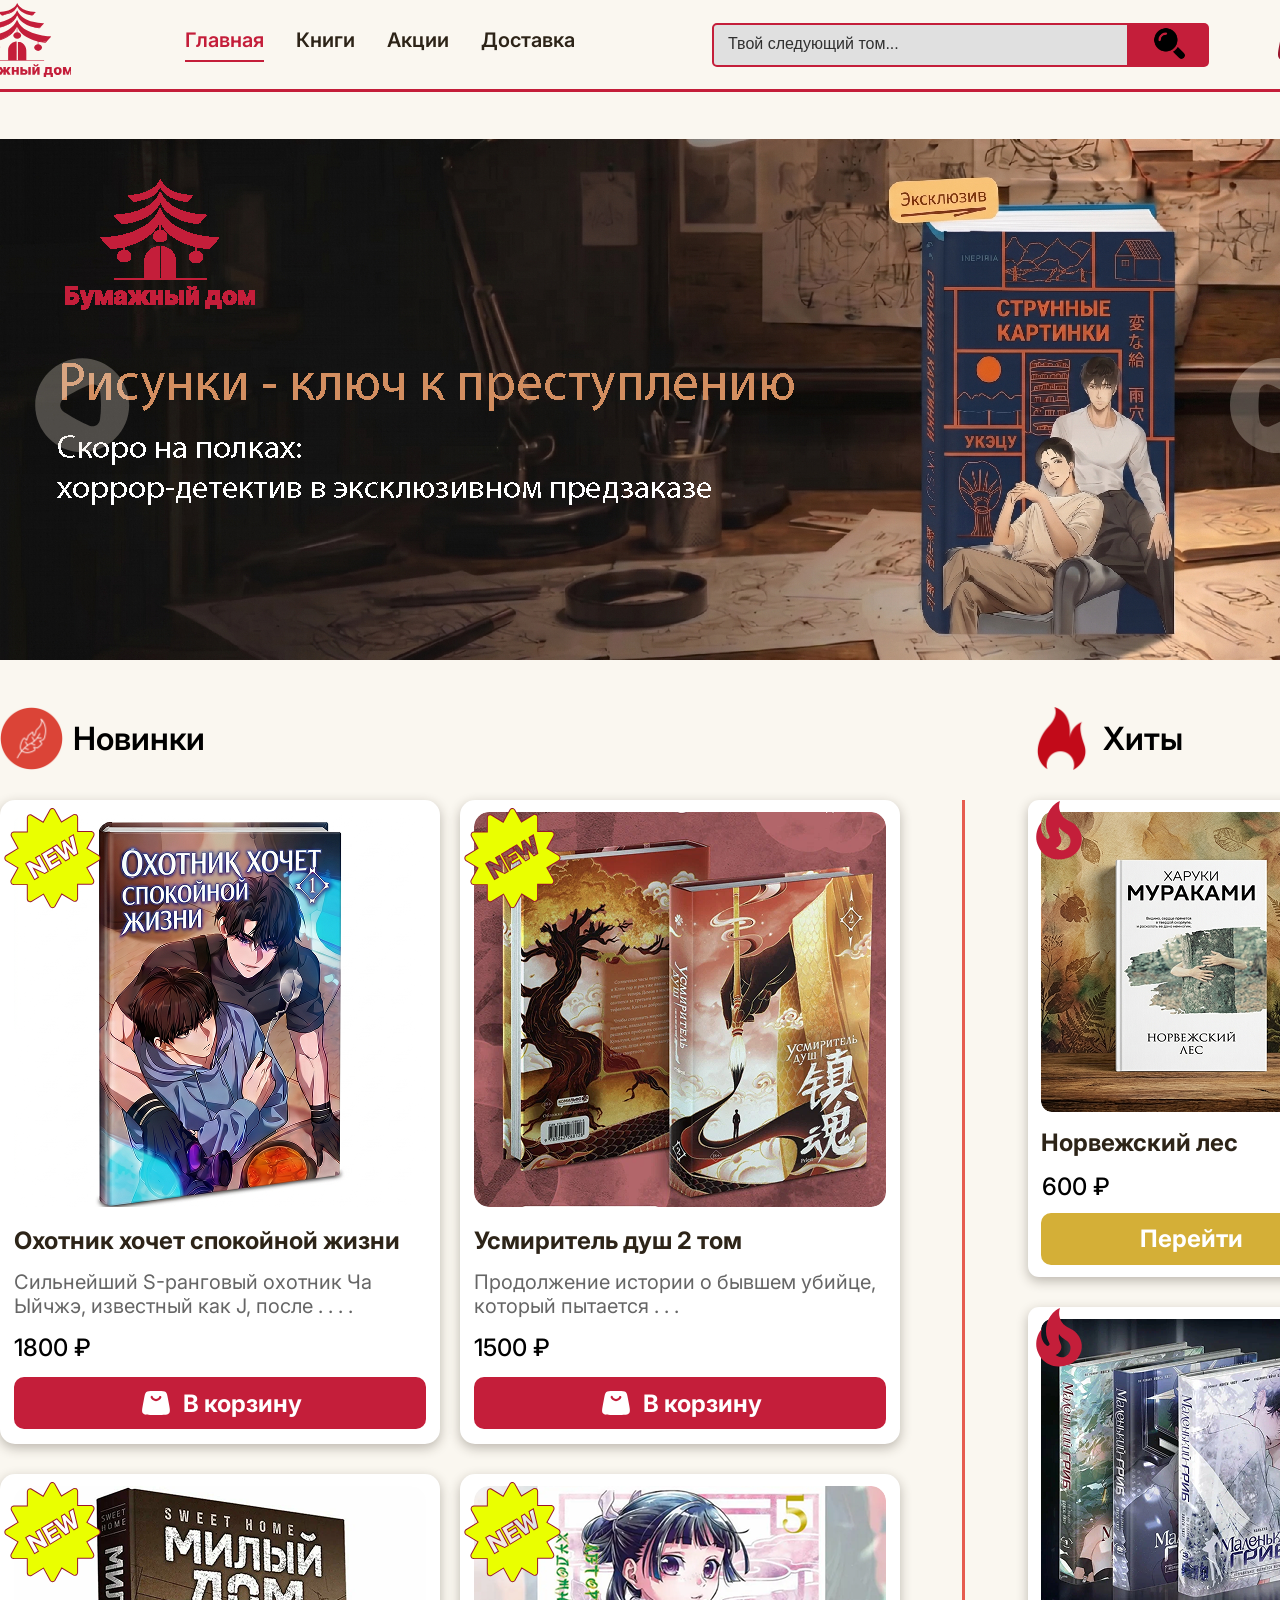
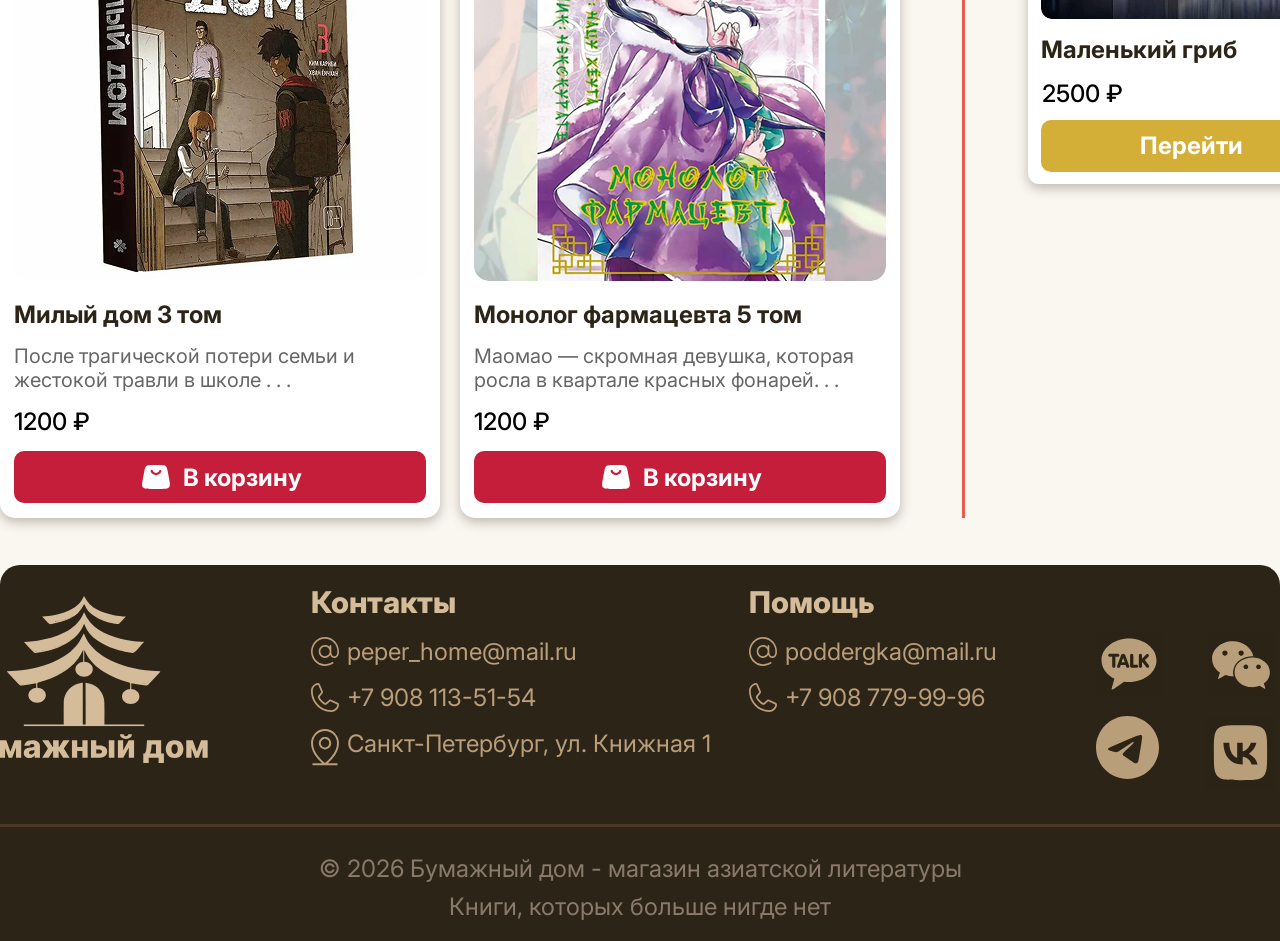
<file: index.html>
<!DOCTYPE html>
<html>
<head>
	<meta charset="utf-8">
    <link rel="stylesheet" href="style.css">
    <link rel="preconnect" href="https://fonts.googleapis.com">
    <link rel="preconnect" href="https://fonts.gstatic.com" crossorigin>
    <link href="https://fonts.googleapis.com/css2?family=Inter:ital,opsz,wght@0,14..32,100..900;1,14..32,100..900&display=swap" rel="stylesheet">
	<title>Бумажный дом</title>
</head>
<body>
    <header>
        <div id="cap">
            <a href="index.html"><img class="logo" src="img/logo.svg"></a>
            <nav>
                <a class="active" href="#">Главная</a>
                <a href="katalog.html">Книги</a>
                <a href="#">Акции</a>
                <a href="#">Доставка</a>
            </nav>
            <input type="search" placeholder="Твой следующий том...">
            <button class="button_search">
                <img src="img/lupa.png" alt="Поиск" style="width: 35px;">
            </button>
            <a href="oformlenie.html"><img class="korzina" src="img/korzina.svg"></a>
        </div>
    </header>
    <main>
        <div id="content">
            <div class="slider">
                <img class="slider_image" src="img/slaid.svg" alt="Слайд">
                <img class="knopka_nazad" src="img/knopka_nazad.svg" alt="Назад">
                <img class="knopka_vpered" src="img/knopka_vpered.svg" alt="Вперед">
            </div>
            <div class="heading">
                <div class="new">
                    <img src="img/new.svg">
                    <h1>Новинки</h1>
                </div>
                <div class="hit">
                    <img src="img/hit.svg">
                    <h1>Хиты</h1>
                </div>
            </div>
            <section>
                <div id="container">
                    <div class="blok">
                        <div class="kartochki">
                            <img class="badge" src="img/nev_badge.svg">
                            <a href="#" class="card-link">
                                <img class="tovar" src="img/hunter.png">
                                <h2>Охотник хочет спокойной жизни</h2>
                                <p class="opisanie">Сильнейший S-ранговый охотник Ча Ыйчжэ, известный как J, после . . . .</p>
                                <p class="cena">1800 ₽</p>
                            </a>
                            <button class="in_korzina">
                                <img src="img/button_korzina.svg">
                                <p>В корзину</p>
                            </button>
                        </div>
                        <div class="kartochki">
                            <img class="badge" src="img/nev_badge.svg">
                            <a href="#" class="card-link">
                                <img class="tovar" src="img/soul.png">
                                <h2>Усмиритель душ 2 том</h2>
                                <p class="opisanie">Продолжение истории о бывшем убийце, который пытается . . .</p>
                                <p class="cena">1500 ₽</p>
                            </a>
                            <button class="in_korzina">
                                <img src="img/button_korzina.svg">
                                <p>В корзину</p>
                            </button>
                        </div>
                    </div>
                    <div class="blok" style="margin-top: 30px;">
                        <div class="kartochki">
                            <img class="badge" src="img/nev_badge.svg">
                            <a href="#" class="card-link">
                                <img class="tovar" src="img/sweet_home.png">
                                <h2>Милый дом 3 том</h2>
                                <p class="opisanie">После трагической потери семьи и жестокой травли в школе . . .</p>
                                <p class="cena">1200 ₽</p>
                            </a>
                            <button class="in_korzina">
                                <img src="img/button_korzina.svg">
                                <p>В корзину</p>
                            </button>
                        </div>
                        <div class="kartochki">
                            <img class="badge" src="img/nev_badge.svg">
                            <a href="#" class="card-link">
                                <img class="tovar" src="img/monolog.png">
                                <h2>Монолог фармацевта 5 том</h2>
                                <p class="opisanie">Маомао — скромная девушка, которая росла в  квартале красных фонарей. . .</p>
                                <p class="cena">1200 ₽</p>
                            </a>
                            <button class="in_korzina">
                                <img src="img/button_korzina.svg">
                                <p>В корзину</p>
                            </button>
                        </div>
                    </div>
                </div>
                <aside>
                    <div class="reki">
                        <img class="hit_badge" src="img/hit_badge.svg">
                        <img class="rekomend" src="img/murakami.png">
                        <h2>Норвежский лес</h2>
                        <p class="cena">600 ₽</p>
                        <a href="katalog.html#little mushroom" class="button">Перейти</a>
                    </div>
                    <div class="reki" style="margin-top: 30px;">
                        <img class="hit_badge" src="img/hit_badge.svg">
                        <img class="rekomend" src="img/grib.png">
                        <h2>Маленький гриб</h2>
                        <p class="cena">2500 ₽</p>
                        <a href="katalog.html#Norwegian_forest" class="button">Перейти</a>
                    </div>
                </aside>
            </section>
        </div>
    </main>
    <footer>
        <div class="line">
            <div class="footer_container">
                <a href="index.html" class="logo2"><img src="img/logo2.svg" alt="Логотип"></a>
                <div class="kontakty">
                    <h2 class="zagolovok">Контакты</h2>
                    <div class="mail">
                        <img src="img/mail.svg">
                        <a href="#">peper_home@mail.ru</a>
                    </div>
                    <div class="phone">
                        <img src="img/phone.svg">
                        <a href="tel:+7 908 113-51-54">+7 908 113-51-54</a>
                    </div>
                    <div class="location">
                        <img src="img/location.svg">
                        <a href="#">Санкт-Петербург, ул. Книжная 1</a>
                    </div>
                </div>
                <div class="help">
                    <h2 class="zagolovok">Помощь</h2>
                    <div class="mail">
                        <img src="img/mail.svg">
                        <a href="#">poddergka@mail.ru</a>
                    </div>
                    <div class="phone">
                        <img src="img/phone.svg">
                        <a href="tel:+7 908 779-99-96">+7 908 779-99-96</a>
                    </div>
                </div>
                <div class="icons">
                    <div class="aziya">
                        <a href="#"><img class="kakao" src="img/kakao.svg"></a>
                        <a href="#"><img class="wechat" src="img/wechat.svg"></a>
                    </div>
                    <div class="russ">
                        <a href="#"><img class="telegram" src="img/telegram.svg"></a>
                        <a href="#"><img class="vk" src="img/vk.svg"></a>
                    </div>
                </div>
            </div>
        </div>
        <p style="margin-top: 27px;">&copy; 2026 Бумажный дом - магазин азиатской литературы</p>
        <p style="margin-top: 9px; margin-bottom: 20px;">Книги, которых больше нигде нет</p>
    </footer>
    <script src="js.js"></script>  
</body>
</html>
</file>
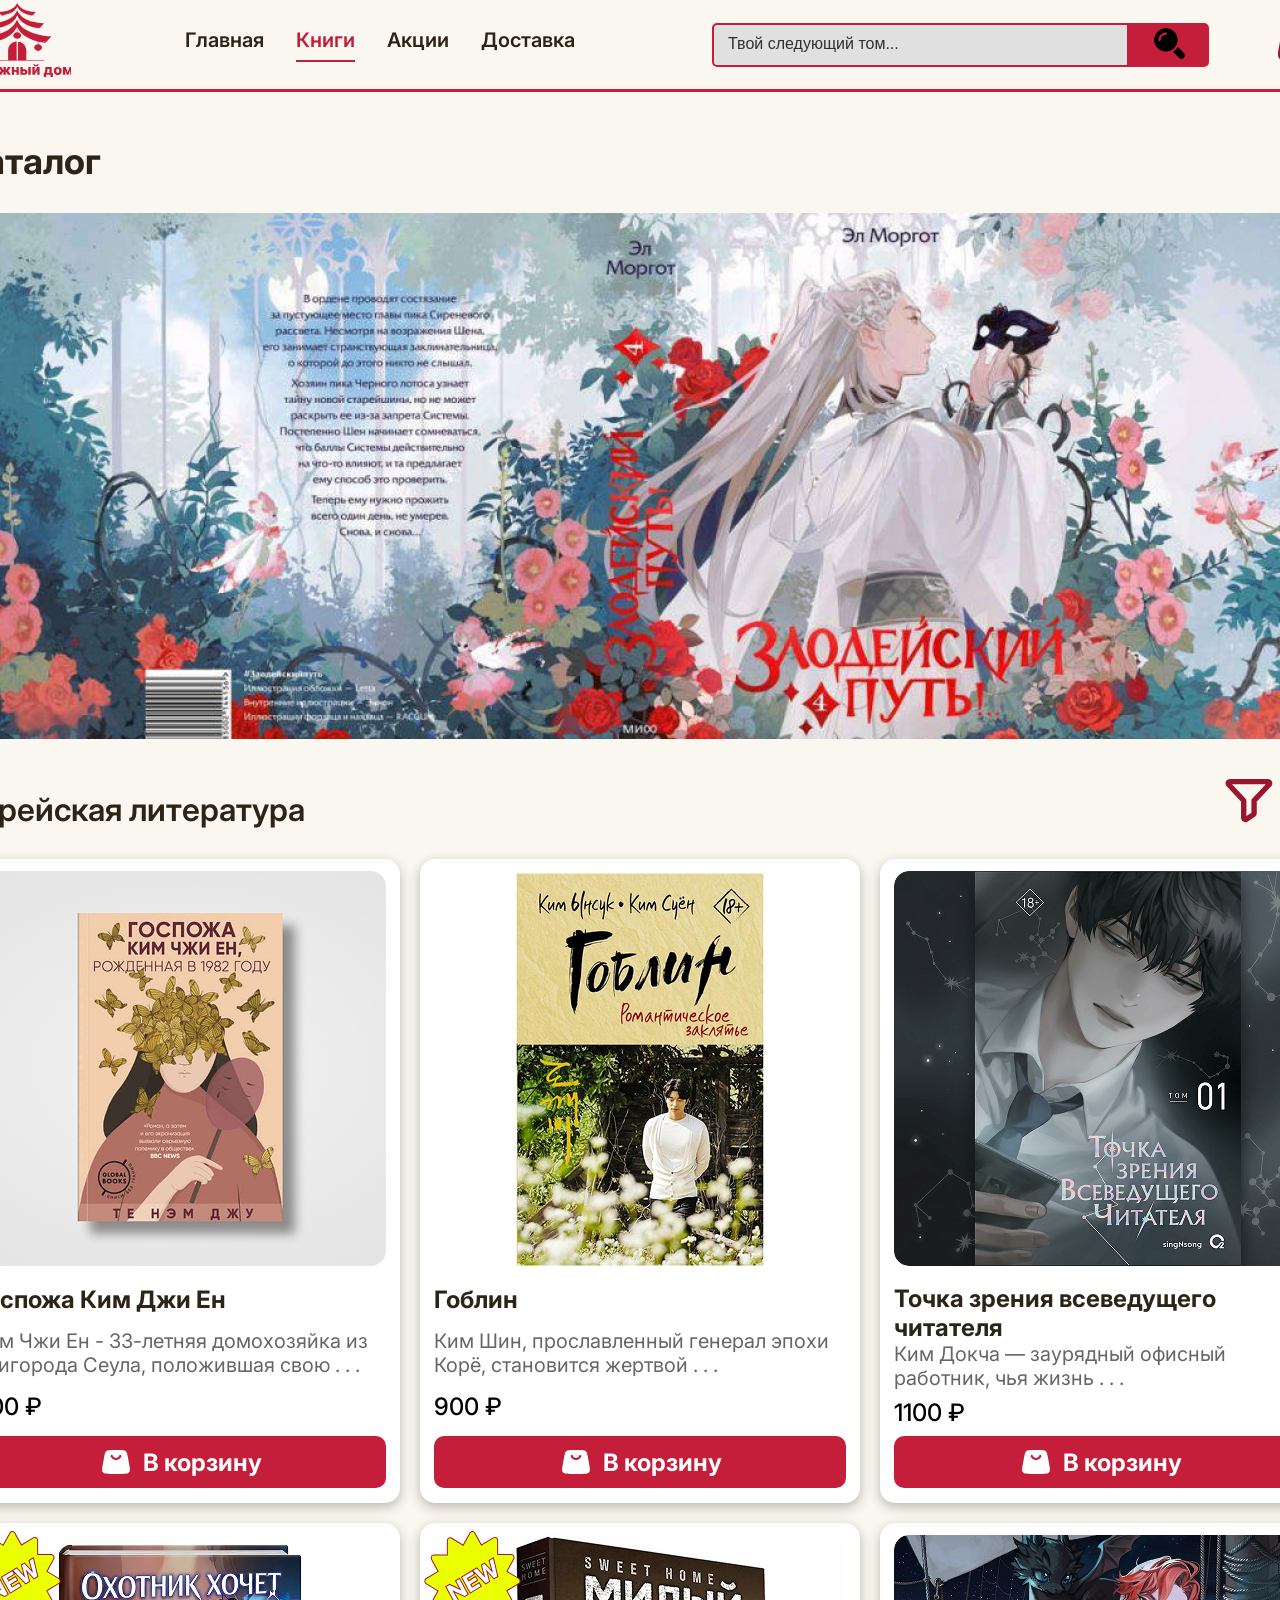
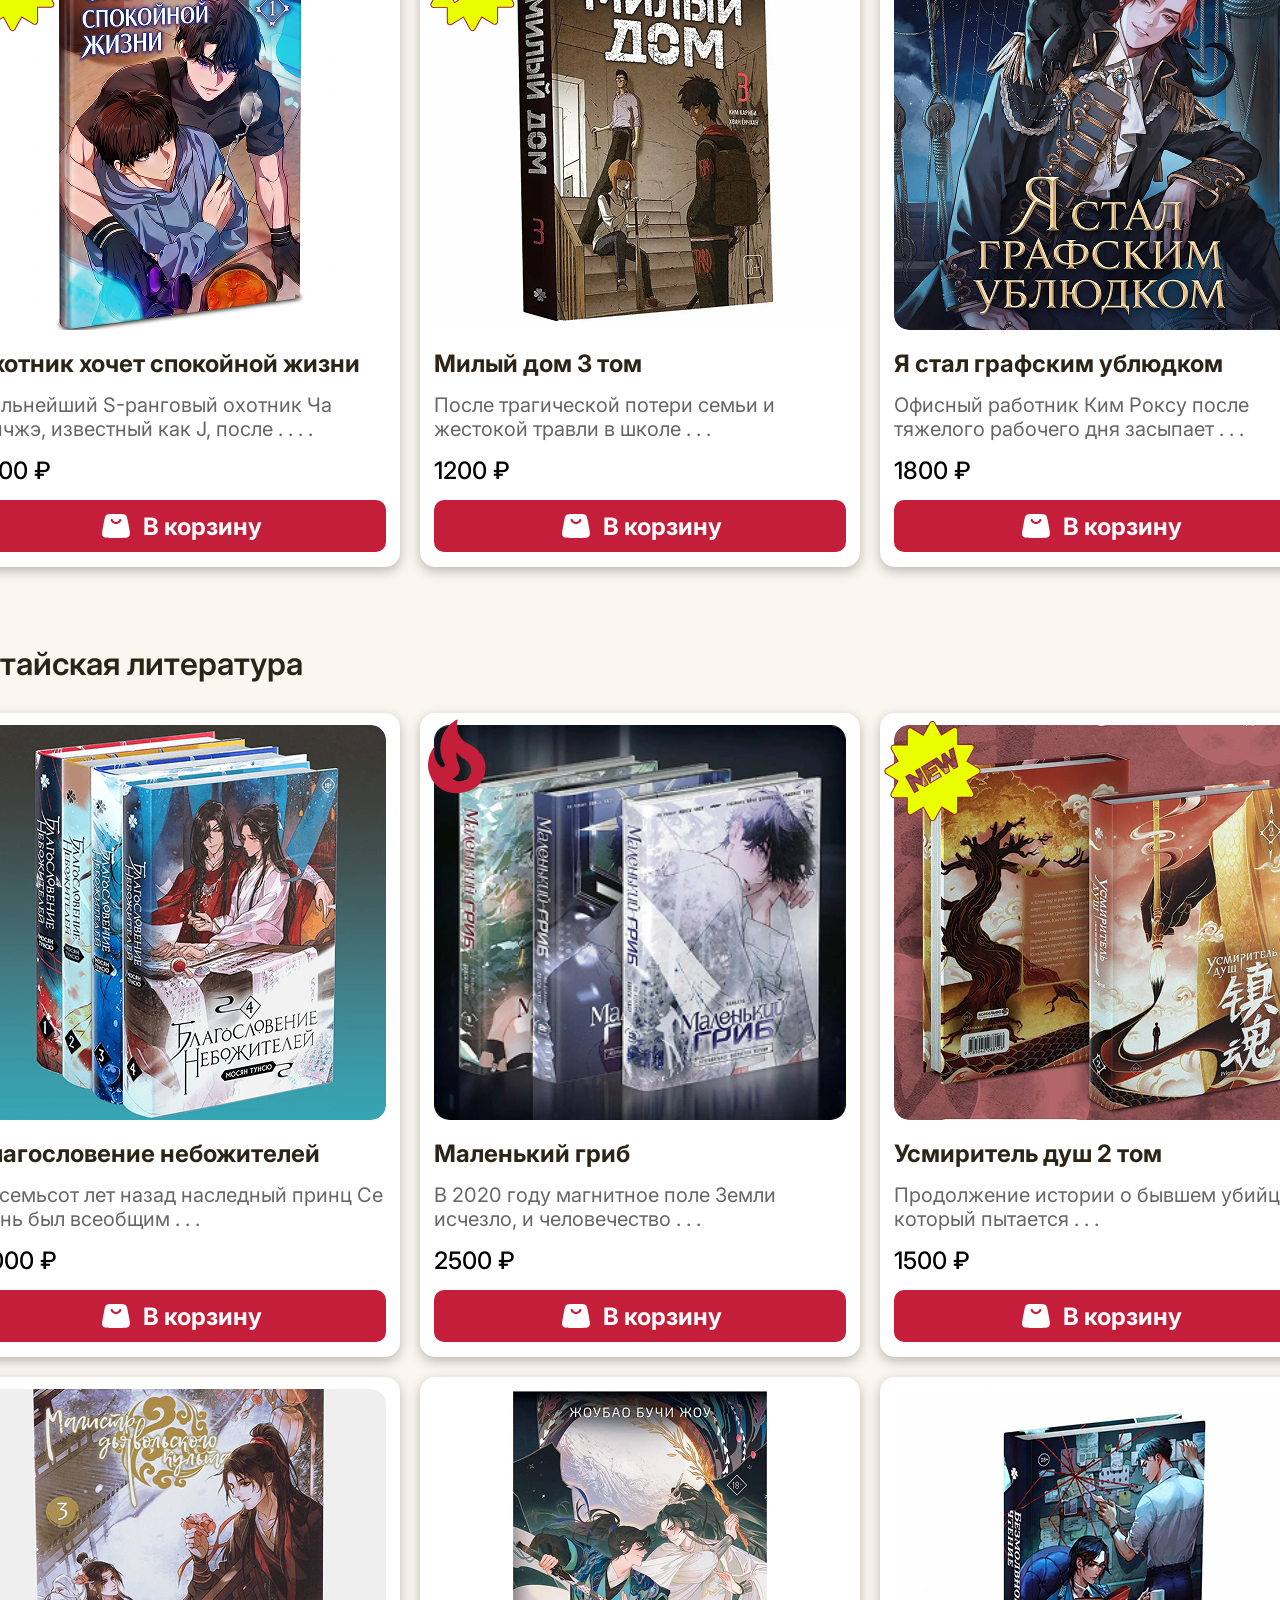
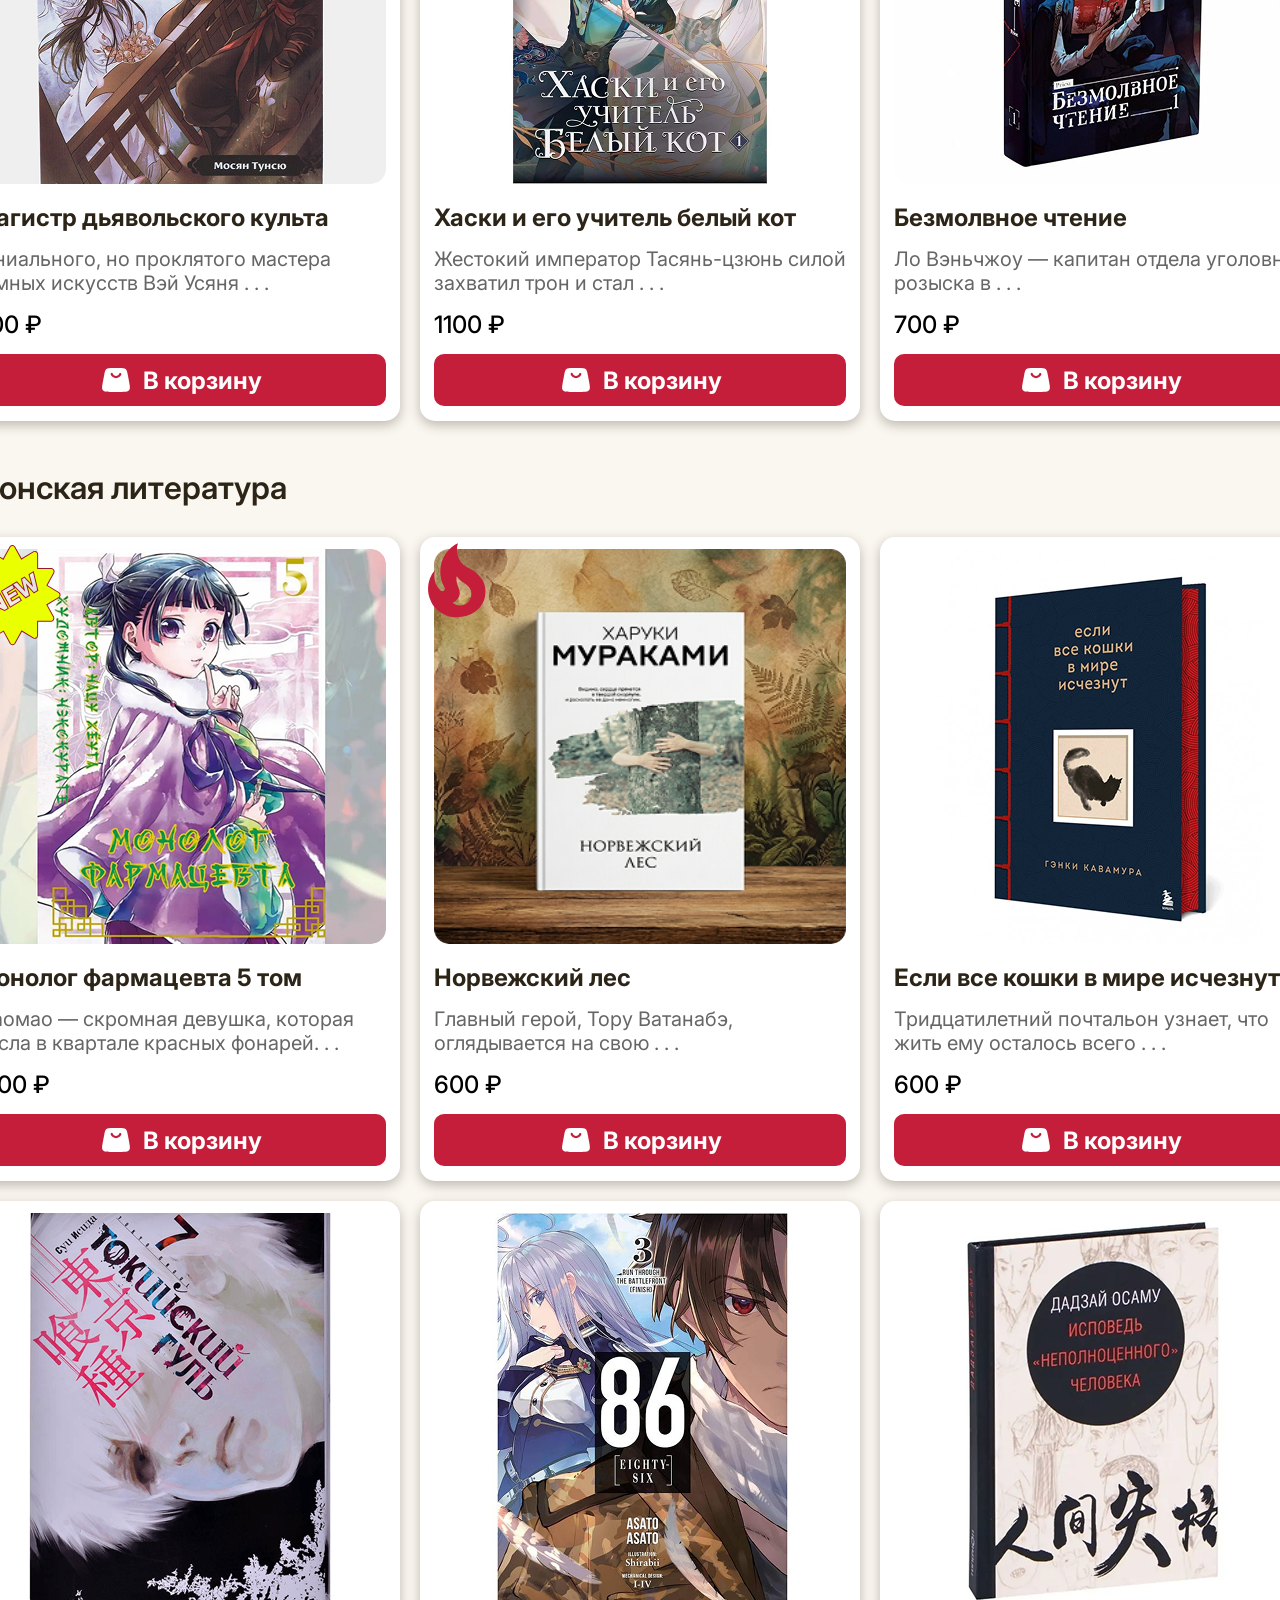
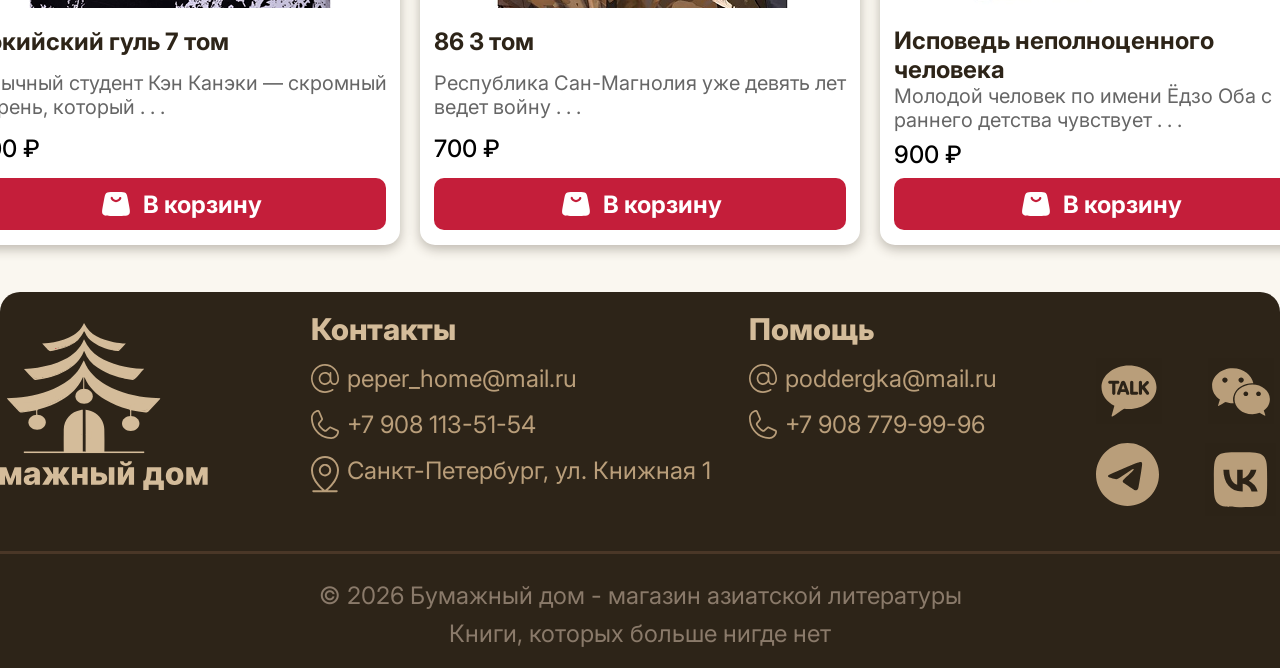
<file: katalog.html>
<!DOCTYPE html>
<html>
<head>
	<meta charset="utf-8">
    <link rel="stylesheet" href="style2.css">
    <link rel="preconnect" href="https://fonts.googleapis.com">
    <link rel="preconnect" href="https://fonts.gstatic.com" crossorigin>
    <link href="https://fonts.googleapis.com/css2?family=Inter:ital,opsz,wght@0,14..32,100..900;1,14..32,100..900&display=swap" rel="stylesheet">
	<title>Бумажный дом</title>
</head>
<body>
    <header>
        <div id="cap">
            <a href="index.html"><img class="logo" src="img/logo.svg"></a>
            <nav>
                <a  href="index.html">Главная</a>
                <a class="active" href="katalog.html">Книги</a>
                <a href="#">Акции</a>
                <a href="#">Доставка</a>
            </nav>
            <input type="search" placeholder="Твой следующий том...">
            <button class="button_search">
                <img src="img/lupa.png" alt="Поиск" style="width: 35px;">
            </button>
            <a href="oformlenie.html"><img class="korzina" src="img/korzina.svg"></a>
        </div>
    </header>
    <main>
        <div id="content">
            <h1 class="kat">Каталог</h1>
            <img src="img/zl.png" alt="баннер" class="banner">
            <div class="filter_absolute_wrapper">
                <label for="filterCheckbox" class="filter_label filter_sticky">
                    <img src="img/filter.svg" alt="фильтр" class="filter">
                </label>
            </div>
            <div class="info">
                <h2 class="kategorii">Корейская литература</h2>
            </div>
            <section>
                <div class="kartochki">
                    <a href="#" class="card-link">
                        <img class="tovar" src="img/ms_kim.png">
                        <h2 class="zagolovok">Госпожа Ким Джи Ен</h2>
                        <p class="opisanie">Ким Чжи Ен - 33-летняя домохозяйка из пригорода Сеула, положившая свою . . .</p>
                        <p class="cena">800 ₽</p>
                    </a>
                    <button class="in_korzina">
                        <img src="img/button_korzina.svg">
                        <p>В корзину</p>
                    </button>
                </div>
                <div class="kartochki">
                    <a href="#" class="card-link">
                        <img class="tovar" src="img/tokkebi.png">
                        <h2 class="zagolovok">Гоблин</h2>
                        <p class="opisanie">Ким Шин, прославленный генерал эпохи Корё, становится жертвой . . .</p>
                        <p class="cena">900 ₽</p>
                    </a>
                    <button class="in_korzina">
                        <img src="img/button_korzina.svg">
                        <p>В корзину</p>
                    </button>
                </div>
                <div class="kartochki">
                    <a href="#" class="card-link">
                        <img class="tovar" src="img/tochka_zreniya.png">
                        <h2 class="zagolovok2">Точка зрения всеведущего читателя</h2>
                        <p class="opisanie">Ким Докча — заурядный офисный работник, чья жизнь . . .</p>
                        <p class="cena2">1100 ₽</p>
                    </a>
                    <button class="in_korzina2">
                        <img src="img/button_korzina.svg">
                        <p>В корзину</p>
                    </button>
                </div>
                <div class="kartochki">
                    <img class="badge" src="img/nev_badge.svg">
                    <a href="#" class="card-link">
                        <img class="tovar" src="img/hunter.png">
                        <h2 class="zagolovok">Охотник хочет спокойной жизни</h2>
                        <p class="opisanie">Сильнейший S-ранговый охотник Ча Ыйчжэ, известный как J, после . . . .</p>
                        <p class="cena">1800 ₽</p>
                    </a>
                    <button class="in_korzina">
                        <img src="img/button_korzina.svg">
                        <p>В корзину</p>
                    </button>
                </div>
                <div class="kartochki">
                    <img class="badge" src="img/nev_badge.svg">
                    <a href="#" class="card-link">
                        <img class="tovar" src="img/sweet_home.png">
                        <h2 class="zagolovok">Милый дом 3 том</h2>
                        <p class="opisanie">После трагической потери семьи и жестокой травли в школе . . .</p>
                        <p class="cena">1200 ₽</p>
                    </a>
                    <button class="in_korzina">
                        <img src="img/button_korzina.svg">
                        <p>В корзину</p>
                    </button>
                </div>
                <div class="kartochki">
                    <a href="#" class="card-link">
                        <img class="tovar" src="img/graf.png">
                        <h2 class="zagolovok">Я стал графским ублюдком</h2>
                        <p class="opisanie">Офисный работник Ким Роксу после тяжелого рабочего дня засыпает . . .</p>
                        <p class="cena">1800 ₽</p>
                    </a>
                    <button class="in_korzina">
                        <img src="img/button_korzina.svg">
                        <p>В корзину</p>
                    </button>
                </div>
            </section>
            <div class="info">
                <h2 class="kategorii">Китайская литература</h2>
            </div>
            <section>
                <div class="kartochki">
                    <a href="#" class="card-link">
                        <img class="tovar" src="img/bn.png">
                        <h2 class="zagolovok">Благословение небожителей</h2>
                        <p class="opisanie">Восемьсот лет назад наследный принц Се Лянь был всеобщим . . .</p>
                        <p class="cena">3000 ₽</p>
                    </a>
                    <button class="in_korzina">
                        <img src="img/button_korzina.svg">
                        <p>В корзину</p>
                    </button>
                </div>
                <div class="kartochki" id="little mushroom">
                    <img class="hit_badge" src="img/hit_badge.svg">
                    <a href="#" class="card-link">
                        <img class="tovar" src="img/grib.png">
                        <h2 class="zagolovok">Маленький гриб</h2>
                        <p class="opisanie">В 2020 году магнитное поле Земли исчезло, и человечество . . .</p>
                        <p class="cena">2500 ₽</p>
                    </a>
                    <button class="in_korzina">
                        <img src="img/button_korzina.svg">
                        <p>В корзину</p>
                    </button>
                </div>
                <div class="kartochki">
                    <img class="badge" src="img/nev_badge.svg">
                    <a href="#" class="card-link">
                        <img class="tovar" src="img/soul.png">
                        <h2 class="zagolovok">Усмиритель душ 2 том</h2>
                        <p class="opisanie">Продолжение истории о бывшем убийце, который пытается . . .</p>
                        <p class="cena">1500 ₽</p>
                    </a>
                    <button class="in_korzina">
                        <img src="img/button_korzina.svg">
                        <p>В корзину</p>
                    </button>
                </div>
                <div class="kartochki">
                    <a href="#" class="card-link">
                        <img class="tovar" src="img/mdk.png">
                        <h2 class="zagolovok">Магистр дьявольского культа</h2>
                        <p class="opisanie">Гениального, но проклятого мастера темных искусств Вэй Усяня . . .</p>
                        <p class="cena">900 ₽</p>
                    </a>
                    <button class="in_korzina">
                        <img src="img/button_korzina.svg">
                        <p>В корзину</p>
                    </button>
                </div>
                <div class="kartochki">
                    <a href="#" class="card-link">
                        <img class="tovar" src="img/xiybk.png">
                        <h2 class="zagolovok">Хаски и его учитель белый кот</h2>
                        <p class="opisanie">Жестокий император Тасянь-цзюнь силой захватил трон и стал . . .</p>
                        <p class="cena">1100 ₽</p>
                    </a>
                    <button class="in_korzina">
                        <img src="img/button_korzina.svg">
                        <p>В корзину</p>
                    </button>
                </div>
                <div class="kartochki">
                    <a href="#" class="card-link">
                        <img class="tovar" src="img/bch.png">
                        <h2 class="zagolovok">Безмолвное чтение</h2>
                        <p class="opisanie">Ло Вэньчжоу — капитан отдела уголовного розыска в . . .</p>
                        <p class="cena">700 ₽</p>
                    </a>
                    <button class="in_korzina">
                        <img src="img/button_korzina.svg">
                        <p>В корзину</p>
                    </button>
                </div>
            </section>
            <h2 class="kategorii">Японская литература</h2>
            <section>
                <div class="kartochki">
                    <img class="badge" src="img/nev_badge.svg">
                    <a href="#" class="card-link">
                        <img class="tovar" src="img/monolog.png">
                        <h2 class="zagolovok">Монолог фармацевта 5 том</h2>
                        <p class="opisanie">Маомао — скромная девушка, которая росла в  квартале красных фонарей. . .</p>
                        <p class="cena">1200 ₽</p>
                    </a>
                    <button class="in_korzina">
                        <img src="img/button_korzina.svg">
                        <p>В корзину</p>
                    </button>
                </div>
                <div class="kartochki" id="Norwegian_forest">
                    <img class="hit_badge" src="img/hit_badge.svg">
                    <a href="#" class="card-link">
                        <img class="tovar" src="img/murakami.png">
                        <h2 class="zagolovok">Норвежский лес</h2>
                        <p class="opisanie">Главный герой, Тору Ватанабэ, оглядывается на свою . . .</p>
                        <p class="cena">600 ₽</p>
                    </a>
                    <button class="in_korzina">
                        <img src="img/button_korzina.svg">
                        <p>В корзину</p>
                    </button>
                </div>
                <div class="kartochki">
                    <a href="#" class="card-link">
                        <img class="tovar" src="img/cat.png">
                        <h2 class="zagolovok">Если все кошки в мире исчезнут</h2>
                        <p class="opisanie">Тридцатилетний почтальон узнает, что жить ему осталось всего . . .</p>
                        <p class="cena">600 ₽</p>
                    </a>
                    <button class="in_korzina">
                        <img src="img/button_korzina.svg">
                        <p>В корзину</p>
                    </button>
                </div>
                <div class="kartochki">
                    <a href="#" class="card-link">
                        <img class="tovar" src="img/tokg.png">
                        <h2 class="zagolovok">Токийский гуль 7 том</h2>
                        <p class="opisanie">Обычный студент Кэн Канэки — скромный парень, который . . .</p>
                        <p class="cena">700 ₽</p>
                    </a>
                    <button class="in_korzina">
                        <img src="img/button_korzina.svg">
                        <p>В корзину</p>
                    </button>
                </div>
                <div class="kartochki">
                    <a href="#" class="card-link">
                        <img class="tovar" src="img/86.png">
                        <h2 class="zagolovok">86 3 том</h2>
                        <p class="opisanie">Республика Сан-Магнолия уже девять лет ведет войну . . .</p>
                        <p class="cena">700 ₽</p>
                    </a>
                    <button class="in_korzina">
                        <img src="img/button_korzina.svg">
                        <p>В корзину</p>
                    </button>
                </div>
                <div class="kartochki">
                    <a href="#" class="card-link">
                        <img class="tovar" src="img/do.png">
                        <h2 class="zagolovok2">Исповедь неполноценного человека</h2>
                        <p class="opisanie">Молодой человек по имени Ёдзо Оба с раннего детства чувствует . . .</p>
                        <p class="cena2">900 ₽</p>
                    </a>
                    <button class="in_korzina2">
                        <img src="img/button_korzina.svg">
                        <p>В корзину</p>
                    </button>
                </div>
            </section>
        </div>
    </main>
    <footer>
        <div class="line">
            <div class="footer_container">
                <a href="index.html" class="logo2"><img src="img/logo2.svg" alt="Логотип"></a>
                <div class="kontakty">
                    <h2 class="zag">Контакты</h2>
                    <div class="mail">
                        <img src="img/mail.svg">
                        <a href="#">peper_home@mail.ru</a>
                    </div>
                    <div class="phone">
                        <img src="img/phone.svg">
                        <a href="tel:+7 908 113-51-54">+7 908 113-51-54</a>
                    </div>
                    <div class="location">
                        <img src="img/location.svg">
                        <a href="#">Санкт-Петербург, ул. Книжная 1</a>
                    </div>
                </div>
                <div class="help">
                    <h2 class="zag">Помощь</h2>
                    <div class="mail">
                        <img src="img/mail.svg">
                        <a href="#">poddergka@mail.ru</a>
                    </div>
                    <div class="phone">
                        <img src="img/phone.svg">
                        <a href="tel:+7 908 779-99-96">+7 908 779-99-96</a>
                    </div>
                </div>
                <div class="icons">
                    <div class="aziya">
                        <a href="#"><img class="kakao" src="img/kakao.svg"></a>
                        <a href="#"><img class="wechat" src="img/wechat.svg"></a>
                    </div>
                    <div class="russ">
                        <a href="#"><img class="telegram" src="img/telegram.svg"></a>
                        <a href="#"><img class="vk" src="img/vk.svg"></a>
                    </div>
                </div>
            </div>
        </div>
        <p style="margin-top: 27px;">&copy; 2026 Бумажный дом - магазин азиатской литературы</p>
        <p style="margin-top: 9px; margin-bottom: 20px;">Книги, которых больше нигде нет</p>
    </footer>
    <input type="checkbox" class="modal" id="filterCheckbox">
    <div class="modal_window">
        <div class="modal_container">
            <div class="modal_header">
                <h3>Фильтр</h3>
                <label for="filterCheckbox" class="modal_close">
                    <img src="img/krest.svg" alt="Закрыть">
                </label>
            </div>
            <div class="window">
                <div class="filter_okno">
                    <button data-filter="korean" class="filter_btn">Корейская литература</button>
                    <button data-filter="chinese" class="filter_btn">Китайская литература</button>
                    <button data-filter="japanese" class="filter_btn">Японская литература</button>
                    <button data-filter="hits" class="filter_btn">Хиты</button>
                    <button data-filter="new" class="filter_btn">Новинки</button>
                </div>
            </div>
        </div>
    </div>
    <script>
        const filterBtns = document.querySelectorAll('.filter_btn');
        const modalCheckbox = document.getElementById('filterCheckbox');
        
        function applyFilter(filterType) {
    if (modalCheckbox) {
        modalCheckbox.checked = false;
    }
    
    console.log('Выбран фильтр:', filterType);
    
    const categories = document.querySelectorAll('.kategorii');
    const sections = document.querySelectorAll('section');
    const allCards = document.querySelectorAll('.kartochki');
    
    const filterMap = {
        'korean': 'Корейская литература',
        'chinese': 'Китайская литература', 
        'japanese': 'Японская литература'
    };
    if (filterMap[filterType]) {
        categories.forEach((category, index) => {
            const section = sections[index];
            if (category.textContent === filterMap[filterType]) {
                category.style.display = 'block';
                if (section) section.style.display = 'grid';
            } else {
                category.style.display = 'none';
                if (section) section.style.display = 'none';
            }
        });
    }
    else if (filterType === 'hits') {
        categories.forEach(category => {
            category.style.display = 'block';
        });
        sections.forEach(section => {
            if (section) section.style.display = 'grid';
        });
        allCards.forEach(card => {
            if (card.querySelector('.hit_badge')) {
                card.style.display = 'block';
            } else {
                card.style.display = 'none';
            }
        });
        console.log('Показываем Хиты (карточки с hit_badge)');
    }
    else if (filterType === 'new') {
        categories.forEach(category => {
            category.style.display = 'block';
        });
        sections.forEach(section => {
            if (section) section.style.display = 'grid';
        });
        
        allCards.forEach(card => {
            if (card.querySelector('.badge')) {
                card.style.display = 'block';
            } else {
                card.style.display = 'none';
            }
        });
        console.log('Показываем Новинки (карточки с badge)');
    }
    
    if (filterMap[filterType]) {
        allCards.forEach(card => {
            card.style.display = 'block';
        });
    }
}
        filterBtns.forEach(btn => {
            btn.addEventListener('click', function() {
                applyFilter(this.getAttribute('data-filter'));
            });
        });
        
        const modalWindow = document.querySelector('.modal_window');
        if (modalWindow) {
            modalWindow.addEventListener('click', function(e) {
                if (e.target === this && modalCheckbox) {
                    modalCheckbox.checked = false;
                }
            });
        }

        const filterLabel = document.querySelector('.filter_label');
        if (filterLabel) {
            filterLabel.addEventListener('click', function(e) {
                e.preventDefault();
                const checkbox = document.getElementById('filterCheckbox');
                if (checkbox) {
                    checkbox.checked = true;
                }
            });
        }
    </script>
</body>
</html>
</file>
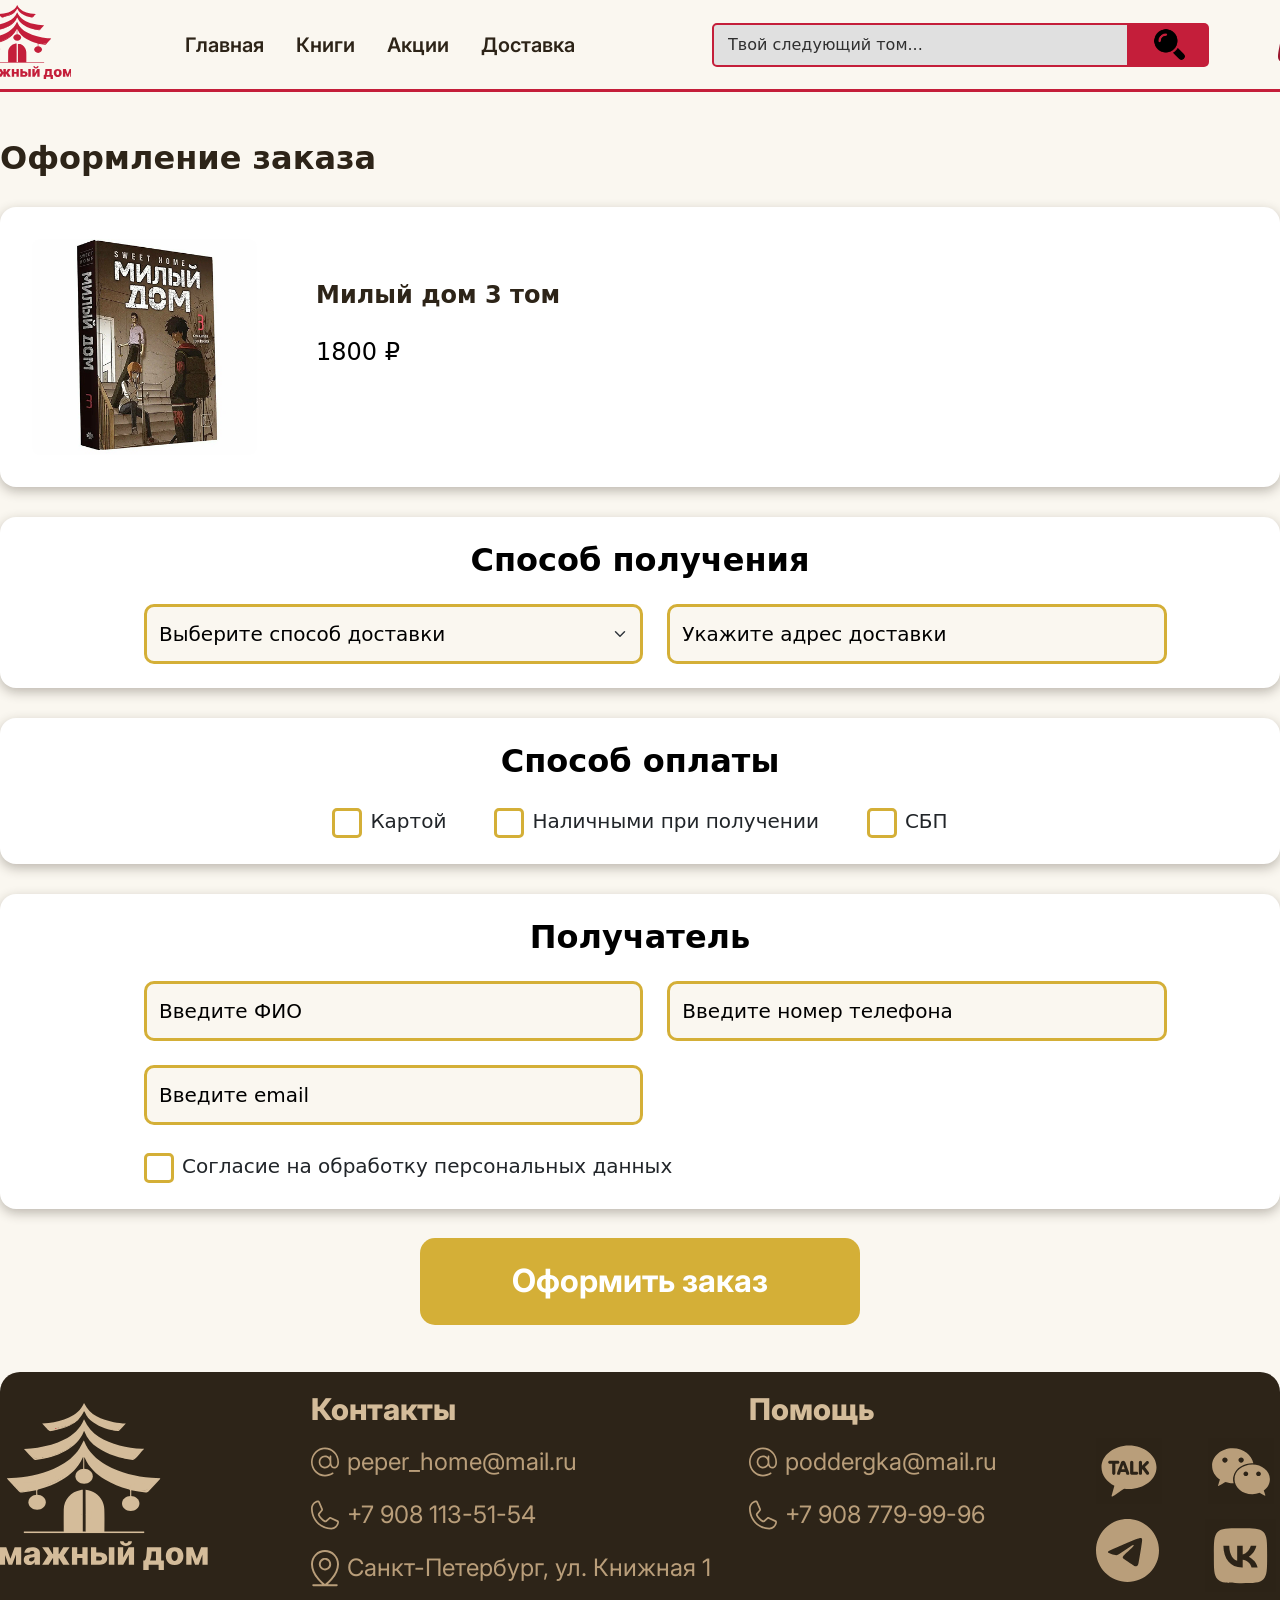
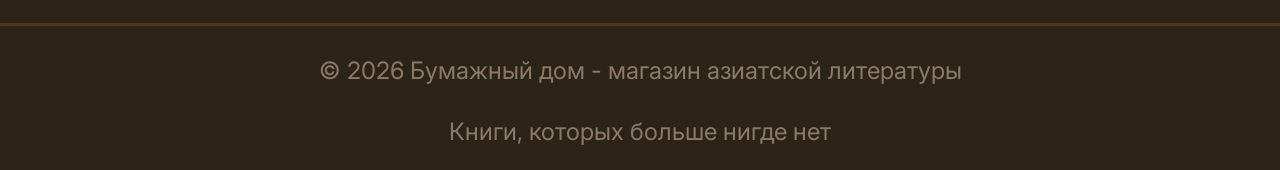
<file: oformlenie.html>
<!DOCTYPE html>
<html>
<head>
	 <meta charset="utf-8">
    <!-- 1. Добавили тег для мобильных устройств (чтобы Bootstrap работал адаптивно) -->
    <meta name="viewport" content="width=device-width, initial-scale=1">
    
    <title>Бумажный дом</title>

    <!-- 2. Подключили Bootstrap 5 (обязательно ДО твоего файла стилей style3.css) -->
    <link href="https://cdn.jsdelivr.net/npm/bootstrap@5.3.3/dist/css/bootstrap.min.css" rel="stylesheet">

    <!-- 3. Твой файл стилей -->
    <link rel="stylesheet" href="style3.css">

    <!-- 4. Исправленные шрифты Google Fonts (убрали ошибку &quot;) -->
    <link rel="preconnect" href="https://fonts.googleapis.com">
    <link rel="preconnect" href="https://fonts.gstatic.com" crossorigin>
    <link href="https://fonts.googleapis.com/css2?family=Inter:ital,opsz,wght@0,14..32,100..900;1,14..32,100..900&display=swap" rel="stylesheet">
</head>
<body>
    <header>
        <div id="cap">
            <a href="index.html"><img class="logo" src="img/logo.svg"></a>
            <nav>
                <a  href="index.html">Главная</a>
                <a href="katalog.html">Книги</a>
                <a href="#">Акции</a>
                <a href="#">Доставка</a>
            </nav>
            <input type="search" placeholder="Твой следующий том...">
            <button class="button_search">
                <img src="img/lupa.png" alt="Поиск" style="width: 35px;">
            </button>
            <img class="korzina" src="img/korzina.svg">
        </div>
    </header>
    <main>
        <div id="content">
            <h1 class="fw-bold mb-4 title">Оформление заказа</h1>
            <section class="card border-0 rounded-4 p-4 mb-4">
                <div class="d-flex align-items-start">
                    <div class="bg-white p-2 rounded-3">
                        <img src="img/sweet_home.png" alt="Милый дом" class="book">
                    </div>
                    <div class="ms-4">
                        <h2 class="h5 fw-bold mb-1" style="color: #2D2418; margin: 50px 0 0 27px; font-size: 24px;">Милый дом 3 том</h2>
                        <p class="fw-medium mb-0" style="color: #000000; margin: 24px 0 0 27px; font-size: 24px;">1800 ₽</p>
                    </div>
                </div>
            </section>
            <section class="card border-0 rounded-4 p-4 mb-4">
                <h3 class="text-center mb-4 zagolovok">Способ получения</h3>
                <div class="row g-4">
                    <div class="col-md-5">
                        <select class="form-select polya">
                            <option selected>Выберите способ доставки</option>
                            <option>Курьером</option>
                            <option>Почтой России</option>
                            <option>СДЭК</option>
                            <option>Самовывоз</option>
                        </select>
                    </div>
                    <div class="col-md-5">
                        <input type="text" class="form-control polya" placeholder="Укажите адрес доставки">
                    </div>
                </div>
            </section>
            <section class="card border-0 rounded-4 p-4 mb-4">
                <h3 class="text-center mb-4 zagolovok">Способ оплаты</h3>
                <div class="d-flex justify-content-center gap-5 flex-wrap">
                    <div class="form-check d-flex align-items-center">
                        <input class="form-check-input box" type="radio" name="payment" id="card">
                        <label class="form-check-label ms-2" for="card" style="font-size: 20px;">Картой</label>
                    </div>
                    <div class="form-check d-flex align-items-center">
                        <input class="form-check-input box" type="radio" name="payment" id="cash">
                        <label class="form-check-label ms-2" for="cash" style="font-size: 20px;">Наличными при получении</label>
                    </div>
                    <div class="form-check d-flex align-items-center">
                        <input class="form-check-input box" type="radio" name="payment" id="sbp">
                        <label class="form-check-label ms-2" for="sbp" style="font-size: 20px;">СБП</label>
                    </div>
                </div>
            </section>
            <section class="card border-0 rounded-4 p-4 mb-4">
                <h3 class="text-center mb-4 zagolovok">Получатель</h3>
                <div class="row g-4">
                    <div class="col-md-5">
                        <input type="text" class="form-control polya" placeholder="Введите ФИО">
                    </div>
                    <div class="col-md-5">
                        <input type="tel" class="form-control polya" placeholder="Введите номер телефона">
                    </div>
                    <div class="col-md-5">
                        <input type="email" class="form-control polya" placeholder="Введите email">
                    </div>
                    <div class="col-12" style="margin-left: 120px;">
                        <div class="form-check d-flex align-items-center">
                            <input class="form-check-input box" type="checkbox" id="agreement">
                            <label class="form-check-label ms-2" for="agreement" style="font-size: 20px;">
                                Согласие на обработку персональных данных
                            </label>
                        </div>
                    </div>
                </div>
            </section>
            <div class="text-center">
                <button class="btn btn-lg fw-bold oformit" data-bs-toggle="modal" data-bs-target="#successModal">
                    Оформить заказ
                </button>
            </div>
        </div>
    </main>
    <footer>
        <div class="line">
            <div class="footer_container">
                <a href="index.html" class="logo2"><img src="img/logo2.svg" alt="Логотип"></a>
                <div class="kontakty">
                    <h2 class="zag">Контакты</h2>
                    <div class="mail">
                        <img src="img/mail.svg">
                        <a href="#">peper_home@mail.ru</a>
                    </div>
                    <div class="phone">
                        <img src="img/phone.svg">
                        <a href="tel:+7 908 113-51-54">+7 908 113-51-54</a>
                    </div>
                    <div class="location">
                        <img src="img/location.svg">
                        <a href="#">Санкт-Петербург, ул. Книжная 1</a>
                    </div>
                </div>
                <div class="help">
                    <h2 class="zag">Помощь</h2>
                    <div class="mail">
                        <img src="img/mail.svg">
                        <a href="#">poddergka@mail.ru</a>
                    </div>
                    <div class="phone">
                        <img src="img/phone.svg">
                        <a href="tel:+7 908 779-99-96">+7 908 779-99-96</a>
                    </div>
                </div>
                <div class="icons">
                    <div class="aziya">
                        <a href="#"><img class="kakao" src="img/kakao.svg"></a>
                        <a href="#"><img class="wechat" src="img/wechat.svg"></a>
                    </div>
                    <div class="russ">
                        <a href="#"><img class="telegram" src="img/telegram.svg"></a>
                        <a href="#"><img class="vk" src="img/vk.svg"></a>
                    </div>
                </div>
            </div>
        </div>
        <p style="margin-top: 27px;">&copy; 2026 Бумажный дом - магазин азиатской литературы</p>
        <p style="margin-top: 9px; margin-bottom: 20px;">Книги, которых больше нигде нет</p>
    </footer>
    <script src="https://cdn.jsdelivr.net/npm/bootstrap@5.3.8/dist/js/bootstrap.bundle.min.js" integrity="sha384-FKyoEForCGlyvwx9Hj09JcYn3nv7wiPVlz7YYwJrWVcXK/BmnVDxM+D2scQbITxI" crossorigin="anonymous"></script>
    <div class="modal fade" id="successModal" data-bs-backdrop="static" data-bs-keyboard="false" tabindex="-1" aria-hidden="true">
        <div class="modal-dialog modal-dialog-centered" style="max-width: 450px;">
            <div class="modal-content custom-modal-content">
                <button type="button" class="close-btn" onclick="window.location.href='index.html'" aria-label="Закрыть">
                    <img src="img/exit_modal.svg" alt="Закрыть" style="width: 55px; height: 55px;">
                </button>
                <div class="modal-body text-center p-0">
                    <p class="modal-text mb-4">Заказ успешно оформлен!</p>
                    <div class="my-4">
                        <img src="img/hlopushka.svg" alt="Хлопушка" class="modal-popper-icon">
                    </div>
                    <p class="modal-text2 mt-4">Спасибо за покупку!</p>
                </div>
                
            </div>
        </div>
    </div>
</body>
</html>
</file>
<file: style.css>
* {
    margin: 0;
    padding: 0;
    box-sizing: border-box
}
body {
    background-color: #FAF7F0;
}
header {
    height: 92px;
    border-bottom: solid 3px #C41E3A;
    display: flex;
    justify-content: center;
    width: 100%;
}
#cap {
    width: 1360px;
    display: flex;
    align-items: center;
}
.logo {
    width: 111px;
}
nav {
    margin-left: 114px;
    display: flex;
    gap: 32px;
}
nav a {
    font-size: 20px;
    font-family: "Inter", sans-serif;
    font-weight: 600;
    color: #2D2418;
    text-decoration: none;
}
nav a:hover {
    font-size: 20px;
    font-family: "Inter", sans-serif;
    font-weight: 600;
    color: #C41E3A;
    text-decoration: none;
}
.active {
    border-bottom: solid 2px #C41E3A;
    padding-bottom: 8px;
    color: #C41E3A;
}
input {
    width: 442px;
    height: 44px;
    background-color: #E0E0E0;
    border: solid 2px #C41E3A;
    border-radius: 5px 0 0 5px;
    margin-left: 137px;
    padding-left: 14px;
}
input::placeholder {
    color: #303030;
    font-size: 16px;
    font-weight: 400;  
}
.button_search {
    width: 85px;
    height: 44px;
    background-color: #C41E3A;
    border: none;
    border-radius: 0 5px 5px 0;
}
input:hover {
    width: 442px;
    height: 44px;
    background-color: #FFFFFF;
    border: solid 2px #C41E3A;
    border-radius: 5px 0 0 5px;
    margin-left: 137px;
    padding-left: 14px;
}
input:hover::placeholder {
    color: #000000;
    font-size: 16px;
    font-weight: 400;
}
input:focus {
    outline: none;
    background-color: #FFFFFF;
    border: solid 2px #C41E3A;
}
input:focus::placeholder {
    color: #ffffff;
}
.button_search:hover {
    background-color: #9A162D;
}
.button_search:hover img {
    content: url('img/lupa_hover.png');
    width: 31px;
    height: 31px;
    object-fit: contain;
}
.button_search:active {
    width: 85px;
    height: 44px;
    background-color: #E0E0E0;
    border: solid 2px #C41E3A;
    border-radius: 0 5px 5px 0;
}
.button_search:active img {
    content: url('img/lupa.png');
    width: 35px;
    height: 35px;
    object-fit: contain;
}
.korzina {
    width: 42px;
    height: 36px;
    margin-left: 69px;
}
.korzina:hover {
    content: url('img/korzina_hover.svg');
    width: 42px;
    height: 36px;
    margin-left: 69px;
    object-fit: contain;
}
/*Конец шапки*/
main {
    display: flex;
    justify-content: center;
    width: 100%;
}
#content {
    max-width: 1360px;
    width: 100%;
}
.slider {
    position: relative;
    width: 1360px;
    margin-top: 47px;
}
.slider_image {
    width: 1360px;
    display: block;
}
.knopka_nazad {
    position: absolute;
    width: 95px;
    height: 95px;
    top: 219px;
    left: 35px;
    z-index: 10;
}
.knopka_vpered {
    position: absolute;
    width: 95px;
    height: 95px;
    top: 219px;
    right: 35px;
    z-index: 10;
}
.knopka_nazad:hover {
    content: url(img/knopka_nazad_hover.svg);
}
.knopka_vpered:hover {
    content: url(img/knopka_vpered_hover.svg);
}
.knopka_nazad:active {
    content: url(img/knopka_nazad_active.svg);
}
.knopka_vpered:active {
    content: url(img/knopka_vpered_active.svg);
}
.heading {
    display: flex;
    margin-top: 47px;
}
.new {
    display: flex;
    margin-right: 825px;
}
.hit {
    display: flex;
}
.heading img {
    width: 63px;
    margin-right: 10px;
}
.heading h1 {
    font-size: 32px;
    font-family: "Inter", sans-serif;
    font-weight: 600;
    margin: 12px 0;
}
section {
    display: flex;
    margin-top: 30px;
}
#container {
    border-right: solid 3px #E65C4F;
    padding-right: 62px;
}
.blok {
    display: flex;
    gap: 20px;
}
.kartochki {
    width: 440px;
    background-color: #FFFFFF;
    border-radius: 15px;
    box-shadow: 0 4px 12px rgba(45, 36, 24, 0.3);
    position: relative;
}
.badge {
    width: 97.94px;
    height: 101.16px;
    position: absolute;
    top: 8.23px;
    left: 3.53px;
}
.card-link {
    text-decoration: none;
}
.kartochki:hover {
    background-color: #E8E8E8;
}
.kartochki:active {
    background-color: #E0E0E0;
}
.tovar {
    width: 412px;
    height: 395px;
    border-radius: 15px;
    margin: 12px 14px 0 14px;
}
.kartochki h2 {
    font-family: "Inter", sans-serif;
    font-weight: 700;
    color: #2D2418;
    font-size: 24px;
    margin-top: 15px;
    margin-left: 14px;
}
.opisanie {
    font-family: "Inter", sans-serif;
    font-size: 20px;
    color: #666666;
    margin-top: 15px;
    margin-left: 14px;
    font-weight: 400;
}
.cena {
    color: #000000;
    font-family: "Inter", sans-serif;
    font-size: 24px;
    font-weight: 500;
    margin-top: 15px;
    margin-left: 14px;
}
/*Кнопка в корзину*/
.in_korzina {
    width: 412px;
    height: 52px;
    background-color: #C41E3A;
    display: flex;
    margin: 15px 14px;
    border: none;
    border-radius: 10px;
    justify-content: center;
    align-items: center;
}
.in_korzina img {
    width: 36px;
    height: 36px;
    margin: 8px 0;
}
.in_korzina p {
    font-family: "Inter", sans-serif;
    color: #FFFFFF;
    margin-left: 9.12px;
    font-size: 24px;
    font-weight: 700;
}
.in_korzina:hover {
    background-color: #ffffff;
    border: solid 3px #C41E3A;
}
.in_korzina:hover img {
    content: url('img/button_korzina_hover.svg');
}
.in_korzina:hover p {
    color: #C41E3A;
}
.in_korzina:focus {
    background-color: #C41E3A;
}
.in_korzina:focus img {
    content: url('img/button_korzina_focus.svg');
}
.in_korzina:focus p {
    color: lab(100% 0.01 -0.01);
}
.reki {
    width: 326px;
    background-color: #FFFFFF;
    border-radius: 11px;
    box-shadow: 0 4px 12px rgba(45, 36, 24, 0.3);
    margin-left: 63px;
    position: relative;
}
.hit_badge {
    width: 88px;
    height: 88px;
    position: absolute;
    top: -16px;
    left: -14px;
}
.rekomend {
    width: 300px;
    height: 300px;
    border-radius: 11px;
    margin-top: 12px;
    margin-left: 13px;
}
.reki h2 {
    font-family: "Inter", sans-serif;
    font-weight: 700;
    color: #2D2418;
    font-size: 24px;
    margin-top: 12px;
    margin-left: 13px;
}
.button {
    display: inline-block;
    width: 300px;
    height: 52px;
    background-color: #D4AF37;
    border: none;
    border-radius: 10px;
    color: #ffffff;
    text-align: center;
    line-height: 52px;
    font-size: 24px;
    font-weight: 700;
    font-family: "Inter", sans-serif;
    margin: 12px 13px;
    text-decoration: none;
}
.button:hover {
    background-color: #ffffff;
    border: solid 2px #D4AF37;
    color: #D4AF37;
}
.button:active {
    background-color: #ffffff;
    border: none;
    color: #D4AF37;
}
/*подвал*/
footer {
    background-color: #2D2418;
    border-radius: 20px 20px 0 0;
    display: flex;
    justify-content: center;
    margin-top: 47px;
    flex-direction: column;
    align-items: center;
}
.line {
    width: 1641px;
    border-bottom: solid 3px #4A3727;
    display: flex;
    justify-content: center;
}
.footer_container {
    width: 1360px;
    display: flex;
}
.logo2 {
    width: 248px;
    height: 178px;
    margin-top: 31px;
}
.kontakty {
    margin-top: 19px;
    margin-left: 103px;
}
.help {
    margin-top: 19px;
    margin-left: 38px;
}
.icons {
    margin-top: 66px;
    margin-left: 99px;
}
.zagolovok {
    font-family: "Inter", sans-serif;
    font-weight: 800;
    color: #D4BC9A;
    font-size: 30px;
}
.mail {
    display: flex;
    margin-top: 17px;
}
.mail a {
    text-decoration: none;
    color: #B99E7A;
    font-family: "Inter", sans-serif;
    font-size: 24px;
    margin-left: 8px;
}
.phone {
    display: flex;
    margin-top: 17px;
}
.phone a {
    text-decoration: none;
    color: #B99E7A;
    font-family: "Inter", sans-serif;
    font-size: 24px;
    margin-left: 8px;
}
.location {
    display: flex;
    margin-top: 17px;
}
.location a {
    text-decoration: none;
    color: #B99E7A;
    font-family: "Inter", sans-serif;
    font-size: 24px;
    margin-left: 8px;
}
.aziya {
    display: flex;
    gap: 46px;
    margin-bottom: 15px;
}
.kakao:hover {
    content: url('img/kakao_hover.svg');
}
.kakao:active {
    content: url('img/kakao_active.svg');
}
.wechat:hover {
    content: url('img/wechat_hover.svg');
}
.wechat:active {
    content: url('img/wechat_active.svg');
}
.telegram:hover {
    content: url('img/telegram_hover.svg');
}
.telegram:active {
    content: url('img/telegram_active.svg');
}
.vk:hover {
    content: url('img/vk_hover.svg');
}
.vk:active {
    content: url('img/vk_active.svg');
}
.russ {
    display: flex;
    gap: 46px;
    margin-bottom: 30px;
}
footer p {
    color: #8A7A6A;
    font-family: "Inter", sans-serif;
    font-size: 24px;
}
</file>
<file: style2.css>
* {
    margin: 0;
    padding: 0;
    box-sizing: border-box
}
body {
    background-color: #FAF7F0;
}
header {
    height: 92px;
    border-bottom: solid 3px #C41E3A;
    display: flex;
    justify-content: center;
    width: 100%;
}
#cap {
    width: 1360px;
    display: flex;
    align-items: center;
}
.logo {
    width: 111px;
}
nav {
    margin-left: 114px;
    display: flex;
    gap: 32px;
}
nav a {
    font-size: 20px;
    font-family: "Inter", sans-serif;
    font-weight: 600;
    color: #2D2418;
    text-decoration: none;
}
nav a:hover {
    font-size: 20px;
    font-family: "Inter", sans-serif;
    font-weight: 600;
    color: #C41E3A;
    text-decoration: none;
}
.active {
    border-bottom: solid 2px #C41E3A;
    padding-bottom: 8px;
    color: #C41E3A;
}
input {
    width: 442px;
    height: 44px;
    background-color: #E0E0E0;
    border: solid 2px #C41E3A;
    border-radius: 5px 0 0 5px;
    margin-left: 137px;
    padding-left: 14px;
}
input::placeholder {
    color: #303030;
    font-size: 16px;
    font-weight: 400;  
}
.button_search {
    width: 85px;
    height: 44px;
    background-color: #C41E3A;
    border: none;
    border-radius: 0 5px 5px 0;
}
input:hover {
    width: 442px;
    height: 44px;
    background-color: #FFFFFF;
    border: solid 2px #C41E3A;
    border-radius: 5px 0 0 5px;
    margin-left: 137px;
    padding-left: 14px;
}
input:hover::placeholder {
    color: #000000;
    font-size: 16px;
    font-weight: 400;
}
input:focus {
    outline: none;
    background-color: #FFFFFF;
    border: solid 2px #C41E3A;
}
input:focus::placeholder {
    color: #ffffff;
}
.button_search:hover {
    background-color: #9A162D;
}
.button_search:hover img {
    content: url('img/lupa_hover.png');
    width: 31px;
    height: 31px;
    object-fit: contain;
}
.button_search:active {
    width: 85px;
    height: 44px;
    background-color: #E0E0E0;
    border: solid 2px #C41E3A;
    border-radius: 0 5px 5px 0;
}
.button_search:active img {
    content: url('img/lupa.png');
    width: 35px;
    height: 35px;
    object-fit: contain;
}
.korzina {
    width: 42px;
    height: 36px;
    margin-left: 69px;
}
.korzina:hover {
    content: url('img/korzina_hover.svg');
    width: 42px;
    height: 36px;
    margin-left: 69px;
    object-fit: contain;
}
main {
    display: flex;
    justify-content: center;
    width: 100%;
}
#content {
    width: 1360px;
}
.kat {
    font-size: 36px;
    font-family: "Inter", sans-serif;
    font-weight: 700;
    color: #2D2418;
    margin-top: 47px;
    margin-bottom: 30px;
}
.banner {
    width: 1360px;
}
.info {
    display: grid;
    grid-template-columns: 1fr 1fr; 
}
.kategorii {
    font-size: 32px;
    font-family: "Inter", sans-serif;
    font-weight: 600;
    color: #2D2418;
    margin-top: 47px;
    margin-bottom: 30px;
    justify-self: start; 
}
.filter_label {
    width: 47.8px;
    height: 44.06;
    margin-top: 36px;
    margin-bottom: 35.94px;
    justify-self: end;
    margin-right: 47.2px;
}
section {
    display: grid;
    grid-template-columns: repeat(3, 1fr);
    gap: 20px;
    margin-bottom: 30px;
}
.kartochki {
    width: 440px;
    background-color: #FFFFFF;
    border-radius: 15px;
    box-shadow: 0 4px 12px rgba(45, 36, 24, 0.3);
     position: relative;
}
.badge {
    width: 97.94px;
    height: 101.16px;
    position: absolute;
    top: 8.23px;
    left: 3.53px;
}
.hit_badge {
    width: 111.32px;
    height: 111.32px;
    position: absolute;
    top: -15px;
    left: -20px;
}
.card-link {
    text-decoration: none;
}
.kartochki:hover {
    background-color: #E8E8E8;
}
.kartochki:active {
    background-color: #E0E0E0;
}
.tovar {
    width: 412px;
    height: 395px;
    border-radius: 15px;
    margin: 12px 14px 0 14px;
}
.zagolovok {
    font-family: "Inter", sans-serif;
    font-weight: 700;
    color: #2D2418;
    font-size: 24px;
    margin: 15px 0;
    margin-left: 14px;
}
.zagolovok2 {
    font-family: "Inter", sans-serif;
    font-weight: 700;
    color: #2D2418;
    font-size: 24px;
    margin-top: 14px;
    margin-left: 14px;
}
.opisanie {
    font-family: "Inter", sans-serif;
    font-size: 20px;
    color: #666666;
    margin-left: 14px;
    font-weight: 400;
}
.cena {
    color: #000000;
    font-family: "Inter", sans-serif;
    font-size: 24px;
    font-weight: 500;
    margin-top: 15px;
    margin-left: 14px;
}
.cena2 {
    color: #000000;
    font-family: "Inter", sans-serif;
    font-size: 24px;
    font-weight: 500;
    margin-top: 8px;
    margin-left: 14px;
    margin-bottom: 9px;
}
/*Кнопка в корзину*/
.in_korzina {
    width: 412px;
    height: 52px;
    background-color: #C41E3A;
    display: flex;
    margin: 15px 14px;
    border: none;
    border-radius: 10px;
    justify-content: center;
    align-items: center;
}
.in_korzina2 {
    width: 412px;
    height: 52px;
    background-color: #C41E3A;
    display: flex;
    margin-bottom: 15px;
    margin-left: 14px;
    border: none;
    border-radius: 10px;
    justify-content: center;
    align-items: center;
}
.in_korzina img, .in_korzina2 img {
    width: 36px;
    height: 36px;
    margin: 8px 0;
}
.in_korzina p, .in_korzina2 p {
    font-family: "Inter", sans-serif;
    color: #FFFFFF;
    margin-left: 9.12px;
    font-size: 24px;
    font-weight: 700;
}
.in_korzina:hover, .in_korzina2:hover {
    background-color: #ffffff;
    border: solid 3px #C41E3A;
}
.in_korzina:hover img, .in_korzina2:hover img {
    content: url('img/button_korzina_hover.svg');
}
.in_korzina:hover p, .in_korzina2:hover p {
    color: #C41E3A;
}
.in_korzina:focus, .in_korzina2:focus {
    background-color: #C41E3A;
}
.in_korzina:focus img, .in_korzina2:focus img {
    content: url('img/button_korzina_focus.svg');
}
.in_korzina:focus p, .in_korzina2:focus p {
    color: lab(100% 0.01 -0.01);
}
footer {
    background-color: #2D2418;
    border-radius: 20px 20px 0 0;
    display: flex;
    justify-content: center;
    margin-top: 17px;
    flex-direction: column;
    align-items: center;
}
.line {
    width: 1641px;
    border-bottom: solid 3px #4A3727;
    display: flex;
    justify-content: center;
}
.footer_container {
    width: 1360px;
    display: flex;
}
.logo2 {
    width: 248px;
    height: 178px;
    margin-top: 31px;
}
.kontakty {
    margin-top: 19px;
    margin-left: 103px;
}
.help {
    margin-top: 19px;
    margin-left: 38px;
}
.icons {
    margin-top: 66px;
    margin-left: 99px;
}
.zag {
    font-family: "Inter", sans-serif;
    font-weight: 800;
    color: #D4BC9A;
    font-size: 30px;
}
.mail {
    display: flex;
    margin-top: 17px;
}
.mail a {
    text-decoration: none;
    color: #B99E7A;
    font-family: "Inter", sans-serif;
    font-size: 24px;
    margin-left: 8px;
}
.phone {
    display: flex;
    margin-top: 17px;
}
.phone a {
    text-decoration: none;
    color: #B99E7A;
    font-family: "Inter", sans-serif;
    font-size: 24px;
    margin-left: 8px;
}
.location {
    display: flex;
    margin-top: 17px;
}
.location a {
    text-decoration: none;
    color: #B99E7A;
    font-family: "Inter", sans-serif;
    font-size: 24px;
    margin-left: 8px;
}
.aziya {
    display: flex;
    gap: 46px;
    margin-bottom: 15px;
}
.kakao:hover {
    content: url('img/kakao_hover.svg');
}
.kakao:active {
    content: url('img/kakao_active.svg');
}
.wechat:hover {
    content: url('img/wechat_hover.svg');
}
.wechat:active {
    content: url('img/wechat_active.svg');
}
.telegram:hover {
    content: url('img/telegram_hover.svg');
}
.telegram:active {
    content: url('img/telegram_active.svg');
}
.vk:hover {
    content: url('img/vk_hover.svg');
}
.vk:active {
    content: url('img/vk_active.svg');
}
.russ {
    display: flex;
    gap: 46px;
    margin-bottom: 30px;
}
footer p {
    color: #8A7A6A;
    font-family: "Inter", sans-serif;
    font-size: 24px;
}
.filter {
    width: 47.8px;
    height: 44.06px;
}
.filter:hover {
    content: url(img/filter_hover.svg);
}
.filter:active {
    content: url(img/filter_active.svg);
}
.modal {
    display: none;
}
.modal_window {
    display: grid;
    position: fixed;
    top: 15%;
    right: 13.8%;
    width: 100%;
    height: 100%;
    background-color: transparent;
    opacity: 0;
    visibility: hidden;
    transition: all 0.3s ease;
    z-index: 1000;
}
.modal:checked ~ .modal_window {
    opacity: 1;
    visibility: visible;
}
.modal_container {
    display: grid;
    grid-template-rows: auto auto;
    position: absolute;
    top: 180px; 
    right: 20px;
    width: 440px;
    height: 470px;
    background-color: #FFFFFF;
    border-radius: 20px;
    transform: scale(0.7);
    box-shadow: 14px 11px 18.4px 0px rgba(0, 0, 0, 0.25);
    overflow: hidden;  
}
.modal:checked ~ .modal_window .modal_container {
    transform: scale(1);
}
.modal_header {
    display: grid;
    grid-template-columns: 1fr auto;
    align-items: center;
    position: relative;
    padding: 31px 0 17px 0;
    margin: 0 46px;
    border-bottom: solid 3px #E65C4F;
}
.modal_header h3 {
    font-family: "Inter", sans-serif;
    font-size: 40px;
    font-weight: 500;
    color: #E65C4F;
    margin: 0;
}
.modal_close {
    line-height: 1;
    justify-self: end;
}
.modal_close img {
    width: 55px;
    height: 55px;
}
.modal_close img:hover {
    content: url(img/krest_hover.svg);
}
.window {
    display: grid;
    grid-template-columns: 1fr;
    height: 100%;
    padding: 0;
}
.filter_okno {
    display: grid;
    grid-template-columns: 1fr;
    gap: 0;
    height: 100%;
}

.filter_btn {
    display: block;
    width: 100%;
    text-align: left;
    padding: 17px 0;
    padding-left: 39px;
    font-family: "Inter", sans-serif;
    font-size: 32px;
    font-weight: 500;
    color: #C41E3A;
    background: none;
    border: none;
    cursor: pointer;
    transition: all 0.2s ease;
    border-left: 3px solid transparent;
}
.filter_btn:hover {
    color: #E65C4F;
}
.filter_btn:active {
    color: #9A162D;
}
.filter_absolute_wrapper {
    position: relative;
    height: 0;
    pointer-events: none;
}
.filter_sticky {
    position: sticky;
    top: 20px;
    float: right;
    margin-right: 47.2px;
    pointer-events: auto;
    z-index: 100;
}
</file>
<file: style3.css>
* {
    margin: 0;
    padding: 0;
    box-sizing: border-box
}
body {
    background-color: #FAF7F0;
}
header {
    height: 92px;
    border-bottom: solid 3px #C41E3A;
    display: flex;
    justify-content: center;
    width: 100%;
}
#cap {
    width: 1360px;
    display: flex;
    align-items: center;
}
.logo {
    width: 111px;
}
nav {
    margin-left: 114px;
    display: flex;
    gap: 32px;
}
nav a {
    font-size: 20px;
    font-family: "Inter", sans-serif;
    font-weight: 600;
    color: #2D2418;
    text-decoration: none;
}
nav a:hover {
    font-size: 20px;
    font-family: "Inter", sans-serif;
    font-weight: 600;
    color: #C41E3A;
    text-decoration: none;
}
.active {
    border-bottom: solid 2px #C41E3A;
    padding-bottom: 8px;
    color: #C41E3A;
}
header input {
    width: 442px;
    height: 44px;
    background-color: #E0E0E0;
    border: solid 2px #C41E3A;
    border-radius: 5px 0 0 5px;
    margin-left: 137px;
    padding-left: 14px;
}
header input::placeholder {
    color: #303030;
    font-size: 16px;
    font-weight: 400;  
}
.button_search {
    width: 85px;
    height: 44px;
    background-color: #C41E3A;
    border: none;
    border-radius: 0 5px 5px 0;
}
header input:hover {
    width: 442px;
    height: 44px;
    background-color: #FFFFFF;
    border: solid 2px #C41E3A;
    border-radius: 5px 0 0 5px;
    margin-left: 137px;
    padding-left: 14px;
}
header input:hover::placeholder {
    color: #000000;
    font-size: 16px;
    font-weight: 400;
}
header input:focus {
    outline: none;
    background-color: #FFFFFF;
    border: solid 2px #C41E3A;
}
header input:focus::placeholder {
    color: #ffffff;
}
.button_search:hover {
    background-color: #9A162D;
}
.button_search:hover img {
    content: url('img/lupa_hover.png');
    width: 31px;
    height: 31px;
    object-fit: contain;
}
.button_search:active {
    width: 85px;
    height: 44px;
    background-color: #E0E0E0;
    border: solid 2px #C41E3A;
    border-radius: 0 5px 5px 0;
}
.button_search:active img {
    content: url('img/lupa.png');
    width: 35px;
    height: 35px;
    object-fit: contain;
}
.korzina {
    width: 42px;
    height: 36px;
    margin-left: 69px;
}
.korzina:hover {
    content: url('img/korzina_hover.svg');
    width: 42px;
    height: 36px;
    margin-left: 69px;
    object-fit: contain;
}

footer {
    background-color: #2D2418;
    border-radius: 20px 20px 0 0;
    display: flex;
    justify-content: center;
    margin-top: 47px;
    flex-direction: column;
    align-items: center;
}
.line {
    width: 1641px;
    border-bottom: solid 3px #4A3727;
    display: flex;
    justify-content: center;
}
.footer_container {
    width: 1360px;
    display: flex;
}
.logo2 {
    width: 248px;
    height: 178px;
    margin-top: 31px;
}
.kontakty {
    margin-top: 19px;
    margin-left: 103px;
}
.help {
    margin-top: 19px;
    margin-left: 38px;
}
.icons {
    margin-top: 66px;
    margin-left: 99px;
}
.zag {
    font-family: "Inter", sans-serif;
    font-weight: 800;
    color: #D4BC9A;
    font-size: 30px;
}
.mail {
    display: flex;
    margin-top: 17px;
}
.mail a {
    text-decoration: none;
    color: #B99E7A;
    font-family: "Inter", sans-serif;
    font-size: 24px;
    margin-left: 8px;
}
.phone {
    display: flex;
    margin-top: 17px;
}
.phone a {
    text-decoration: none;
    color: #B99E7A;
    font-family: "Inter", sans-serif;
    font-size: 24px;
    margin-left: 8px;
}
.location {
    display: flex;
    margin-top: 17px;
}
.location a {
    text-decoration: none;
    color: #B99E7A;
    font-family: "Inter", sans-serif;
    font-size: 24px;
    margin-left: 8px;
}
.aziya {
    display: flex;
    gap: 46px;
    margin-bottom: 15px;
}
.kakao:hover {
    content: url('img/kakao_hover.svg');
}
.kakao:active {
    content: url('img/kakao_active.svg');
}
.wechat:hover {
    content: url('img/wechat_hover.svg');
}
.wechat:active {
    content: url('img/wechat_active.svg');
}
.telegram:hover {
    content: url('img/telegram_hover.svg');
}
.telegram:active {
    content: url('img/telegram_active.svg');
}
.vk:hover {
    content: url('img/vk_hover.svg');
}
.vk:active {
    content: url('img/vk_active.svg');
}
.russ {
    display: flex;
    gap: 46px;
    margin-bottom: 30px;
}
footer p {
    color: #8A7A6A;
    font-family: "Inter", sans-serif;
    font-size: 24px;
}

main {
    display: flex;
    justify-content: center;
    width: 100%;
    margin-top: 47px;
}
#content {
    width: 1360px;
}
.title {
    color: #2D2418;
    font-size: 32px;
}
.card {
    background-color: #FFFFFF;
    border: solid 1px #E8DDD0;
    box-shadow: 0 4px 12px rgba(45, 36, 24, 0.3);
    margin-top: 30px;
}
.book {
    width: 225px;
    height: 216px;
}
.zagolovok {
    font-size: 32px;
    font-weight: 600;
    color: #000000;
}
.polya {
    height: 60px;
    background-color: #FAF7F0;
    border: solid 3px #D4AF37;
    border-radius: 10px;
    color: #000000 !important;
    font-size: 20px;
    margin-left: 120px !important;
}
.polya::placeholder {
    color: #000000;
    font-size: 20px;
}
.polya:hover {
    background-color: #FFFFFF !important;
    color: #666666 !important;
}
.polya:hover::placeholder {
    color: #666666;
}
.polya:focus {
    background-color: #FFFFFF;
    box-shadow: none !important;
    border: solid 3px #D4AF37;
}
.polya:focus::placeholder {
    color: #FFFFFF;
}
.form-check-input.box {
    width: 30px;
    height: 30px;
    background-color: #FFFFFF; 
    border: solid 3px #D4AF37; 
    border-radius: 5px; 
}
.form-check-input.box:checked {
    background-color: #FFFFFF; 
    border-color: #D4AF37;
    background-image: url('img/galochka.svg'); 
    background-size: 70%;
    background-position: center;
}
.form-check-input.box:focus {
    box-shadow: none !important;
    border-color: #D4AF37;
}
.oformit {
    width: 440px;
    height: 87px;
    background-color: #D4AF37;
    color: #FFFFFF;
    border: none;
    font-size: 32px;
    border-radius: 15px;
    font-family: "Inter", sans-serif;
    margin-top: 5px;
}
.oformit:hover {
    background-color: #FFFFFF;
    color: #D4AF37;
    border: solid 3px #D4AF37;
}
.oformit:active{
    background-color: #FFFFFF !important;
    color: #D4AF37 !important;
    border: none;
}
.custom-modal-content {
    background-color: #F5E6E6;
    border-radius: 15px ;
    border: none;
    padding: 50px 30px; 
    position: relative;
}
.close-btn {
    position: absolute;
    top: 18px;
    right: 18px;
    background: none;
    border: none;
    padding: 0;
    z-index: 1055;
}
.custom-close-btn:hover {
    content: url(img/exit_modal_hover.svg);
}
.modal-text {
    font-family: "Inter", sans-serif;
    font-size: 24px;
    font-weight: 600;
    color: #9A162D;
    margin: 0;
}
.modal-popper-icon {
    width: 50px;
}
.modal-text2 {
    font-family: "Inter", sans-serif;
    font-size: 24px;
    font-weight: 600;
    color: #C41E3A;
    margin: 0;
}
</file>
